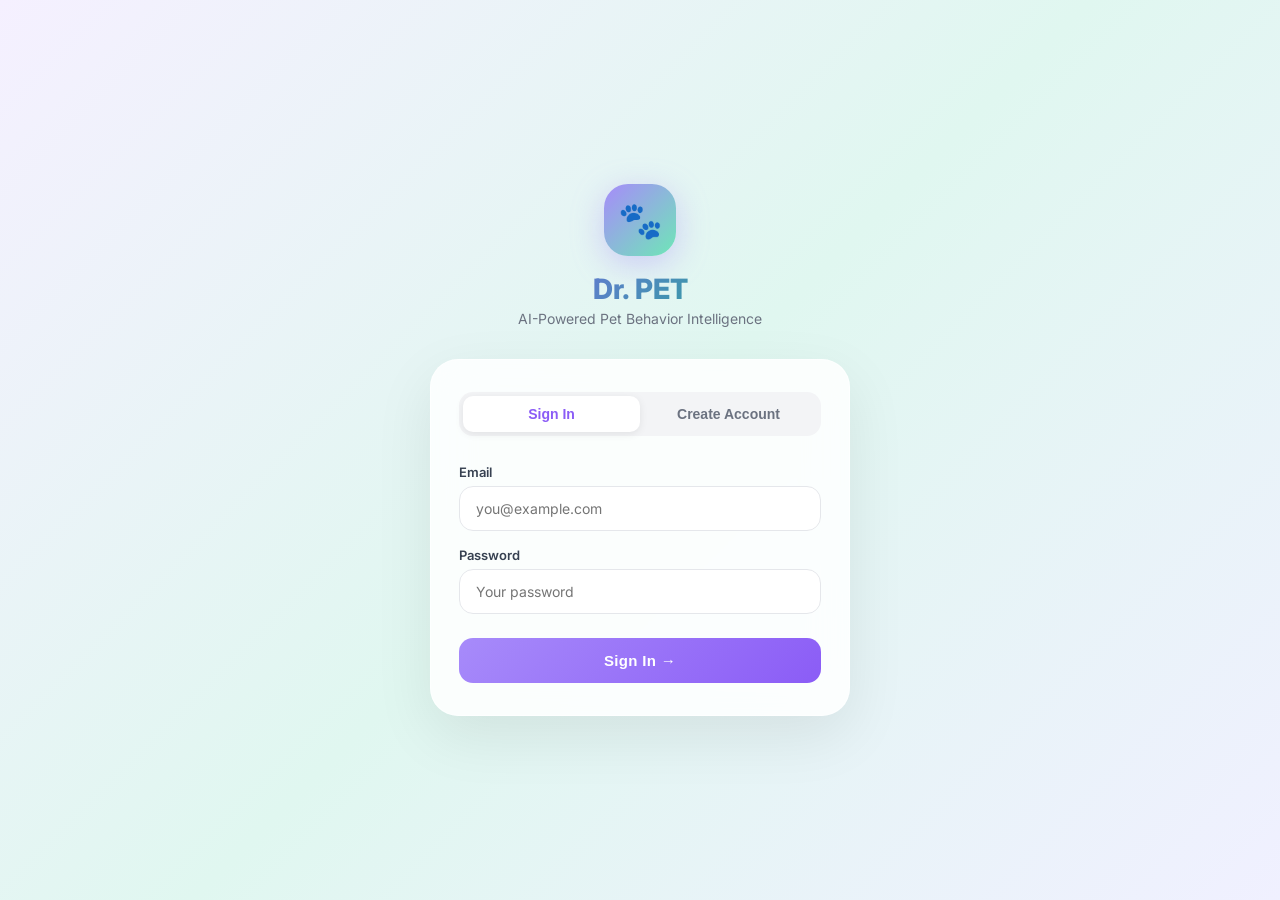
<file: frontend/login.html>
<!DOCTYPE html>
<html lang="en">
<head>
    <meta charset="UTF-8">
    <meta name="viewport" content="width=device-width, initial-scale=1.0, maximum-scale=1.0">
    <title>Dr. PET — Login</title>
    <link href="https://fonts.googleapis.com/css2?family=Inter:wght@400;500;600;700;800&display=swap" rel="stylesheet">
    <style>
        :root {
            --purple-main: #A78BFA;
            --purple-dark: #8B5CF6;
            --green-main: #6EE7B7;
            --green-dark: #10B981;
        }
        * { box-sizing: border-box; margin: 0; padding: 0; }

        body {
            font-family: 'Inter', sans-serif;
            min-height: 100vh;
            background: linear-gradient(135deg, #f5f0ff 0%, #e0f7f0 50%, #f0f0ff 100%);
            display: flex;
            align-items: center;
            justify-content: center;
            padding: 20px;
        }

        .auth-wrapper {
            width: 100%;
            max-width: 420px;
        }

        .logo-area {
            text-align: center;
            margin-bottom: 32px;
        }

        .logo-icon {
            width: 72px;
            height: 72px;
            background: linear-gradient(135deg, var(--purple-main), var(--green-main));
            border-radius: 24px;
            display: flex;
            align-items: center;
            justify-content: center;
            margin: 0 auto 16px;
            font-size: 36px;
            box-shadow: 0 8px 32px rgba(167, 139, 250, 0.4);
            animation: float 3s ease-in-out infinite;
        }

        @keyframes float {
            0%, 100% { transform: translateY(0); }
            50% { transform: translateY(-8px); }
        }

        .logo-area h1 {
            font-size: 28px;
            font-weight: 800;
            background: linear-gradient(135deg, var(--purple-dark), var(--green-dark));
            -webkit-background-clip: text;
            -webkit-text-fill-color: transparent;
        }

        .logo-area p {
            color: #6B7280;
            font-size: 14px;
            margin-top: 4px;
        }

        .auth-card {
            background: rgba(255,255,255,0.85);
            backdrop-filter: blur(20px);
            -webkit-backdrop-filter: blur(20px);
            border: 1px solid rgba(255,255,255,0.6);
            border-radius: 28px;
            padding: 32px 28px;
            box-shadow: 0 20px 60px rgba(0,0,0,0.08);
        }

        .tab-switcher {
            display: flex;
            background: #f3f4f6;
            border-radius: 14px;
            padding: 4px;
            margin-bottom: 28px;
        }

        .tab-btn {
            flex: 1;
            padding: 10px;
            border: none;
            background: transparent;
            border-radius: 10px;
            font-size: 14px;
            font-weight: 600;
            color: #6B7280;
            cursor: pointer;
            transition: all 0.3s ease;
        }

        .tab-btn.active {
            background: white;
            color: var(--purple-dark);
            box-shadow: 0 2px 8px rgba(0,0,0,0.08);
        }

        .form-group {
            margin-bottom: 16px;
        }

        .form-group label {
            display: block;
            font-size: 13px;
            font-weight: 600;
            color: #374151;
            margin-bottom: 6px;
        }

        .form-group input {
            width: 100%;
            padding: 13px 16px;
            border: 1.5px solid #E5E7EB;
            border-radius: 14px;
            font-size: 14px;
            font-family: 'Inter', sans-serif;
            background: white;
            transition: all 0.2s;
            outline: none;
            color: #1F2937;
        }

        .form-group input:focus {
            border-color: var(--purple-main);
            box-shadow: 0 0 0 3px rgba(167, 139, 250, 0.15);
        }

        .form-group input.error {
            border-color: #EF4444;
        }

        .error-msg {
            color: #EF4444;
            font-size: 12px;
            margin-top: 4px;
            display: none;
        }

        .btn-primary {
            width: 100%;
            padding: 14px;
            background: linear-gradient(135deg, var(--purple-main), var(--purple-dark));
            color: white;
            border: none;
            border-radius: 14px;
            font-size: 15px;
            font-weight: 700;
            cursor: pointer;
            margin-top: 8px;
            transition: all 0.3s ease;
            letter-spacing: 0.3px;
        }

        .btn-primary:hover {
            transform: translateY(-2px);
            box-shadow: 0 8px 24px rgba(139, 92, 246, 0.4);
        }

        .btn-primary:active { transform: translateY(0); }

        .btn-primary:disabled {
            opacity: 0.7;
            cursor: not-allowed;
            transform: none;
        }

        .divider {
            display: flex;
            align-items: center;
            gap: 12px;
            margin: 20px 0;
        }

        .divider::before, .divider::after {
            content: '';
            flex: 1;
            height: 1px;
            background: #E5E7EB;
        }

        .divider span {
            font-size: 12px;
            color: #9CA3AF;
        }

        .global-error {
            background: #FEF2F2;
            border: 1px solid #FECACA;
            border-radius: 10px;
            padding: 10px 14px;
            font-size: 13px;
            color: #DC2626;
            margin-bottom: 16px;
            display: none;
        }

        .spinner {
            display: inline-block;
            width: 16px;
            height: 16px;
            border: 2px solid rgba(255,255,255,0.4);
            border-top-color: white;
            border-radius: 50%;
            animation: spin 0.7s linear infinite;
            vertical-align: middle;
            margin-right: 8px;
        }

        @keyframes spin {
            to { transform: rotate(360deg); }
        }

        .hidden { display: none !important; }

        .form-panel { animation: fadeIn 0.3s ease; }

        @keyframes fadeIn {
            from { opacity: 0; transform: translateY(8px); }
            to { opacity: 1; transform: translateY(0); }
        }

        .password-hint {
            font-size: 11px;
            color: #9CA3AF;
            margin-top: 4px;
        }
    </style>
</head>
<body>
    <div class="auth-wrapper">
        <div class="logo-area">
            <div class="logo-icon">🐾</div>
            <h1>Dr. PET</h1>
            <p>AI-Powered Pet Behavior Intelligence</p>
        </div>

        <div class="auth-card">
            <div class="tab-switcher">
                <button class="tab-btn active" id="tab-login" onclick="switchTab('login')">Sign In</button>
                <button class="tab-btn" id="tab-register" onclick="switchTab('register')">Create Account</button>
            </div>

            <div class="global-error" id="global-error"></div>

            <!-- LOGIN FORM -->
            <div id="form-login" class="form-panel">
                <div class="form-group">
                    <label for="login-email">Email</label>
                    <input type="email" id="login-email" placeholder="you@example.com" autocomplete="email">
                </div>
                <div class="form-group">
                    <label for="login-password">Password</label>
                    <input type="password" id="login-password" placeholder="Your password" autocomplete="current-password">
                </div>
                <button class="btn-primary" id="btn-login" onclick="handleLogin()">Sign In →</button>
            </div>

            <!-- REGISTER FORM -->
            <div id="form-register" class="form-panel hidden">
                <div class="form-group">
                    <label for="reg-name">Your Name</label>
                    <input type="text" id="reg-name" placeholder="e.g. Ananya" autocomplete="name">
                </div>
                <div class="form-group">
                    <label for="reg-email">Email</label>
                    <input type="email" id="reg-email" placeholder="you@example.com" autocomplete="email">
                </div>
                <div class="form-group">
                    <label for="reg-password">Password</label>
                    <input type="password" id="reg-password" placeholder="Min. 6 characters" autocomplete="new-password">
                    <p class="password-hint">Use at least 6 characters</p>
                </div>
                <button class="btn-primary" id="btn-register" onclick="handleRegister()">Create Account →</button>
            </div>
        </div>
    </div>

    <script>
        const API_URL = window.location.origin;

        // Redirect if already logged in
        const token = localStorage.getItem('drpet_token');
        if (token) {
            fetch(`${API_URL}/api/auth/me`, { headers: { 'Authorization': `Bearer ${token}` } })
                .then(r => r.ok ? window.location.replace('index.html') : null)
                .catch(() => {});
        }

        function switchTab(tab) {
            const isLogin = tab === 'login';
            document.getElementById('tab-login').classList.toggle('active', isLogin);
            document.getElementById('tab-register').classList.toggle('active', !isLogin);
            document.getElementById('form-login').classList.toggle('hidden', !isLogin);
            document.getElementById('form-register').classList.toggle('hidden', isLogin);
            document.getElementById('global-error').style.display = 'none';
        }

        function showError(msg) {
            const el = document.getElementById('global-error');
            el.innerText = msg;
            el.style.display = 'block';
        }

        function setLoading(btnId, loading) {
            const btn = document.getElementById(btnId);
            if (loading) {
                btn.disabled = true;
                btn.innerHTML = '<span class="spinner"></span>Please wait...';
            } else {
                btn.disabled = false;
                btn.innerHTML = btn.id === 'btn-login' ? 'Sign In →' : 'Create Account →';
            }
        }

        async function handleLogin() {
            const email = document.getElementById('login-email').value.trim();
            const password = document.getElementById('login-password').value;

            if (!email || !password) {
                showError('Please fill in all fields.');
                return;
            }

            setLoading('btn-login', true);
            document.getElementById('global-error').style.display = 'none';

            try {
                const res = await fetch(`${API_URL}/api/auth/login`, {
                    method: 'POST',
                    headers: { 'Content-Type': 'application/json' },
                    body: JSON.stringify({ email, password })
                });
                const data = await res.json();

                if (!res.ok) {
                    showError(data.detail || 'Login failed.');
                    setLoading('btn-login', false);
                    return;
                }

                localStorage.setItem('drpet_token', data.token);
                localStorage.setItem('drpet_user', JSON.stringify(data.user));
                window.location.replace('index.html');
            } catch (e) {
                showError('Cannot reach server. Is it running?');
                setLoading('btn-login', false);
            }
        }

        async function handleRegister() {
            const name = document.getElementById('reg-name').value.trim();
            const email = document.getElementById('reg-email').value.trim();
            const password = document.getElementById('reg-password').value;

            if (!name || !email || !password) {
                showError('Please fill in all fields.');
                return;
            }
            if (password.length < 6) {
                showError('Password must be at least 6 characters.');
                return;
            }

            setLoading('btn-register', true);
            document.getElementById('global-error').style.display = 'none';

            try {
                const res = await fetch(`${API_URL}/api/auth/register`, {
                    method: 'POST',
                    headers: { 'Content-Type': 'application/json' },
                    body: JSON.stringify({ name, email, password })
                });
                const data = await res.json();

                if (!res.ok) {
                    showError(data.detail || 'Registration failed.');
                    setLoading('btn-register', false);
                    return;
                }

                localStorage.setItem('drpet_token', data.token);
                localStorage.setItem('drpet_user', JSON.stringify(data.user));
                // New user → go to onboarding
                window.location.replace('onboard.html');
            } catch (e) {
                showError('Cannot reach server. Is it running?');
                setLoading('btn-register', false);
            }
        }

        // Allow Enter key
        document.addEventListener('keydown', (e) => {
            if (e.key === 'Enter') {
                const loginHidden = document.getElementById('form-login').classList.contains('hidden');
                if (loginHidden) handleRegister();
                else handleLogin();
            }
        });
    </script>
</body>
</html>
</file>
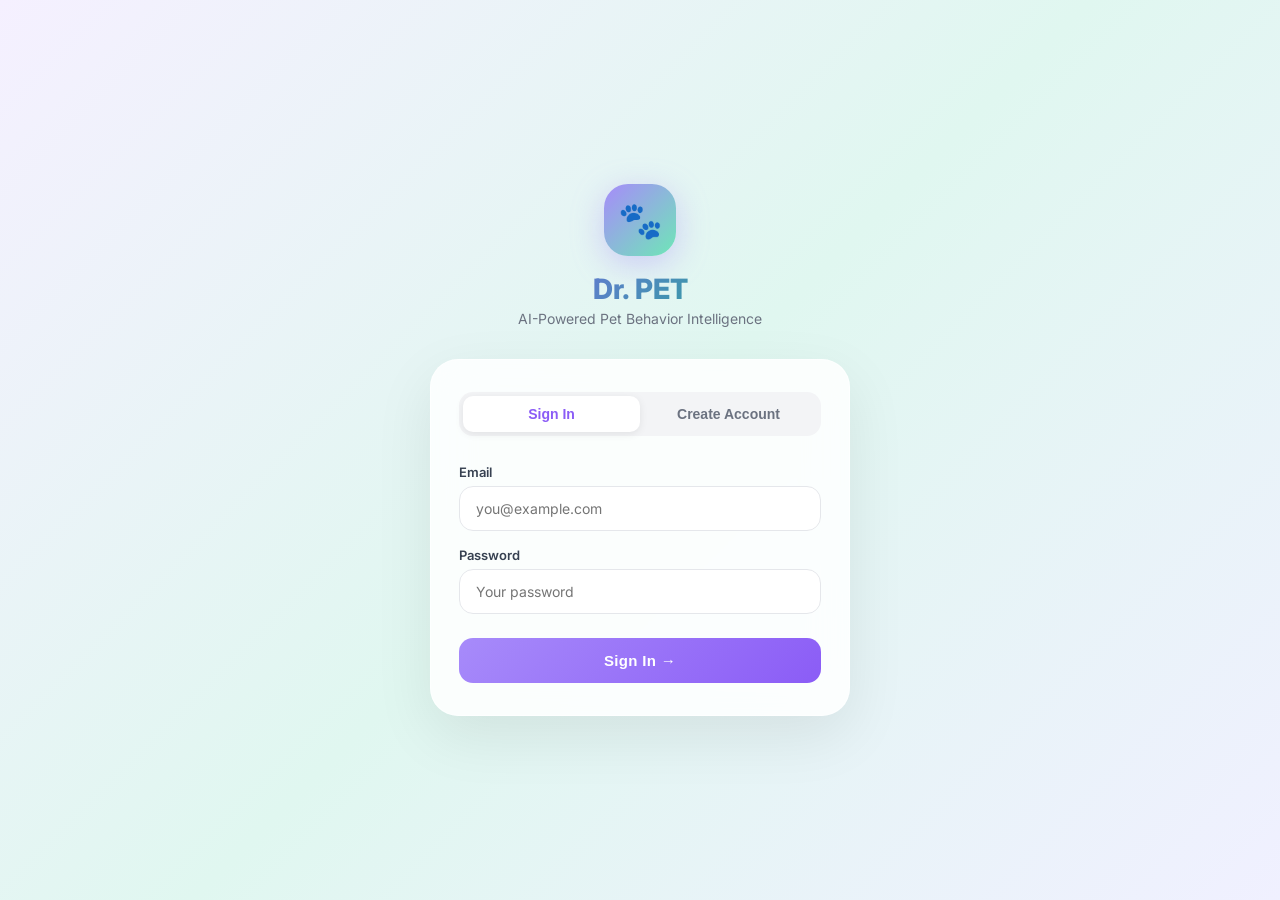
<file: frontend/onboard.html>
<!DOCTYPE html>
<html lang="en">
<head>
    <meta charset="UTF-8">
    <meta name="viewport" content="width=device-width, initial-scale=1.0, maximum-scale=1.0">
    <title>Dr. PET — Add Your Pet</title>
    <link href="https://fonts.googleapis.com/css2?family=Inter:wght@400;500;600;700;800&display=swap" rel="stylesheet">
    <style>
        :root {
            --purple-main: #A78BFA;
            --purple-dark: #8B5CF6;
            --green-main: #6EE7B7;
            --green-dark: #10B981;
        }
        * { box-sizing: border-box; margin: 0; padding: 0; }
        body {
            font-family: 'Inter', sans-serif;
            min-height: 100vh;
            background: linear-gradient(135deg, #f5f0ff 0%, #e0f7f0 50%, #f0f0ff 100%);
            display: flex;
            align-items: center;
            justify-content: center;
            padding: 20px;
        }
        .wrapper { width: 100%; max-width: 420px; }
        .header-text { text-align: center; margin-bottom: 28px; }
        .header-text h1 { font-size: 26px; font-weight: 800; color: #1F2937; }
        .header-text p { color: #6B7280; font-size: 14px; margin-top: 6px; }
        .card {
            background: rgba(255,255,255,0.9);
            backdrop-filter: blur(20px);
            border: 1px solid rgba(255,255,255,0.6);
            border-radius: 28px;
            padding: 32px 28px;
            box-shadow: 0 20px 60px rgba(0,0,0,0.08);
        }
        .species-grid { display: grid; grid-template-columns: repeat(3, 1fr); gap: 10px; margin-bottom: 24px; }
        .species-btn {
            padding: 12px 8px;
            border: 2px solid #E5E7EB;
            border-radius: 14px;
            background: white;
            cursor: pointer;
            text-align: center;
            transition: all 0.2s;
        }
        .species-btn .emoji { font-size: 28px; display: block; margin-bottom: 4px; }
        .species-btn span { font-size: 12px; font-weight: 600; color: #374151; }
        .species-btn.selected {
            border-color: var(--purple-main);
            background: rgba(167,139,250,0.08);
        }
        .form-group { margin-bottom: 16px; }
        .form-group label { display: block; font-size: 13px; font-weight: 600; color: #374151; margin-bottom: 6px; }
        .form-group input, .form-group select {
            width: 100%;
            padding: 12px 16px;
            border: 1.5px solid #E5E7EB;
            border-radius: 14px;
            font-size: 14px;
            font-family: 'Inter', sans-serif;
            background: white;
            outline: none;
            color: #1F2937;
            transition: border-color 0.2s;
        }
        .form-group input:focus, .form-group select:focus {
            border-color: var(--purple-main);
            box-shadow: 0 0 0 3px rgba(167,139,250,0.15);
        }
        .row-2 { display: grid; grid-template-columns: 1fr 1fr; gap: 12px; }
        .btn-primary {
            width: 100%;
            padding: 14px;
            background: linear-gradient(135deg, var(--purple-main), var(--purple-dark));
            color: white;
            border: none;
            border-radius: 14px;
            font-size: 15px;
            font-weight: 700;
            cursor: pointer;
            margin-top: 8px;
            transition: all 0.3s;
        }
        .btn-primary:hover { transform: translateY(-2px); box-shadow: 0 8px 24px rgba(139,92,246,0.4); }
        .btn-skip { 
            width: 100%; padding: 12px; background: transparent; border: none; 
            color: #9CA3AF; font-size: 14px; cursor: pointer; margin-top: 8px;
        }
        .btn-skip:hover { color: #6B7280; }
        .error-msg { color: #EF4444; font-size: 13px; padding: 10px; background: #FEF2F2; border-radius: 10px; margin-bottom: 12px; display: none; }
        .spinner { display: inline-block; width: 16px; height: 16px; border: 2px solid rgba(255,255,255,0.4); border-top-color: white; border-radius: 50%; animation: spin 0.7s linear infinite; vertical-align: middle; margin-right: 6px; }
        @keyframes spin { to { transform: rotate(360deg); } }
    </style>
</head>
<body>
    <div class="wrapper">
        <div class="header-text">
            <h1>Add Your Pet 🐾</h1>
            <p>Let's set up your pet's profile for personalized analysis</p>
        </div>
        <div class="card">
            <div class="error-msg" id="error-msg"></div>

            <div class="form-group">
                <label>What type of pet?</label>
                <div class="species-grid">
                    <div class="species-btn selected" onclick="selectSpecies(this, 'Dog')">
                        <span class="emoji">🐕</span><span>Dog</span>
                    </div>
                    <div class="species-btn" onclick="selectSpecies(this, 'Cat')">
                        <span class="emoji">🐈</span><span>Cat</span>
                    </div>
                    <div class="species-btn" onclick="selectSpecies(this, 'Bird')">
                        <span class="emoji">🦜</span><span>Bird</span>
                    </div>
                    <div class="species-btn" onclick="selectSpecies(this, 'Rabbit')">
                        <span class="emoji">🐇</span><span>Rabbit</span>
                    </div>
                    <div class="species-btn" onclick="selectSpecies(this, 'Fish')">
                        <span class="emoji">🐟</span><span>Fish</span>
                    </div>
                    <div class="species-btn" onclick="selectSpecies(this, 'Other')">
                        <span class="emoji">🐾</span><span>Other</span>
                    </div>
                </div>
            </div>

            <div class="form-group">
                <label for="pet-name">Pet's Name *</label>
                <input type="text" id="pet-name" placeholder="e.g. Max, Luna, Coco...">
            </div>

            <div class="form-group">
                <label for="pet-breed">Breed (optional)</label>
                <input type="text" id="pet-breed" placeholder="e.g. Golden Retriever, Siamese...">
            </div>

            <div class="row-2">
                <div class="form-group">
                    <label for="pet-age">Age (years)</label>
                    <input type="number" id="pet-age" placeholder="e.g. 2" min="0" step="0.5">
                </div>
                <div class="form-group">
                    <label for="pet-weight">Weight (kg)</label>
                    <input type="number" id="pet-weight" placeholder="e.g. 5.5" min="0" step="0.1">
                </div>
            </div>

            <button class="btn-primary" id="btn-save" onclick="savePet()">Save & Continue →</button>
            <button class="btn-skip" onclick="skipOnboard()">Skip for now</button>
        </div>
    </div>

    <script>
        const API_URL = window.location.origin;
        let selectedSpecies = 'Dog';

        // Auth guard
        const token = localStorage.getItem('drpet_token');
        if (!token) window.location.replace('login.html');

        function selectSpecies(el, species) {
            document.querySelectorAll('.species-btn').forEach(b => b.classList.remove('selected'));
            el.classList.add('selected');
            selectedSpecies = species;
        }

        function showError(msg) {
            const el = document.getElementById('error-msg');
            el.innerText = msg;
            el.style.display = 'block';
        }

        async function savePet() {
            const name = document.getElementById('pet-name').value.trim();
            if (!name) { showError('Please enter your pet\'s name.'); return; }

            const btn = document.getElementById('btn-save');
            btn.disabled = true;
            btn.innerHTML = '<span class="spinner"></span>Saving...';
            document.getElementById('error-msg').style.display = 'none';

            const body = {
                name,
                species: selectedSpecies,
                breed: document.getElementById('pet-breed').value.trim(),
                age_years: parseFloat(document.getElementById('pet-age').value) || 0,
                weight_kg: parseFloat(document.getElementById('pet-weight').value) || 0
            };

            try {
                const res = await fetch(`${API_URL}/api/pets`, {
                    method: 'POST',
                    headers: { 'Content-Type': 'application/json', 'Authorization': `Bearer ${token}` },
                    body: JSON.stringify(body)
                });
                if (!res.ok) throw new Error('Failed to save pet.');
                window.location.replace('index.html');
            } catch (e) {
                showError(e.message);
                btn.disabled = false;
                btn.innerHTML = 'Save & Continue →';
            }
        }

        function skipOnboard() {
            window.location.replace('index.html');
        }
    </script>
</body>
</html>
</file>
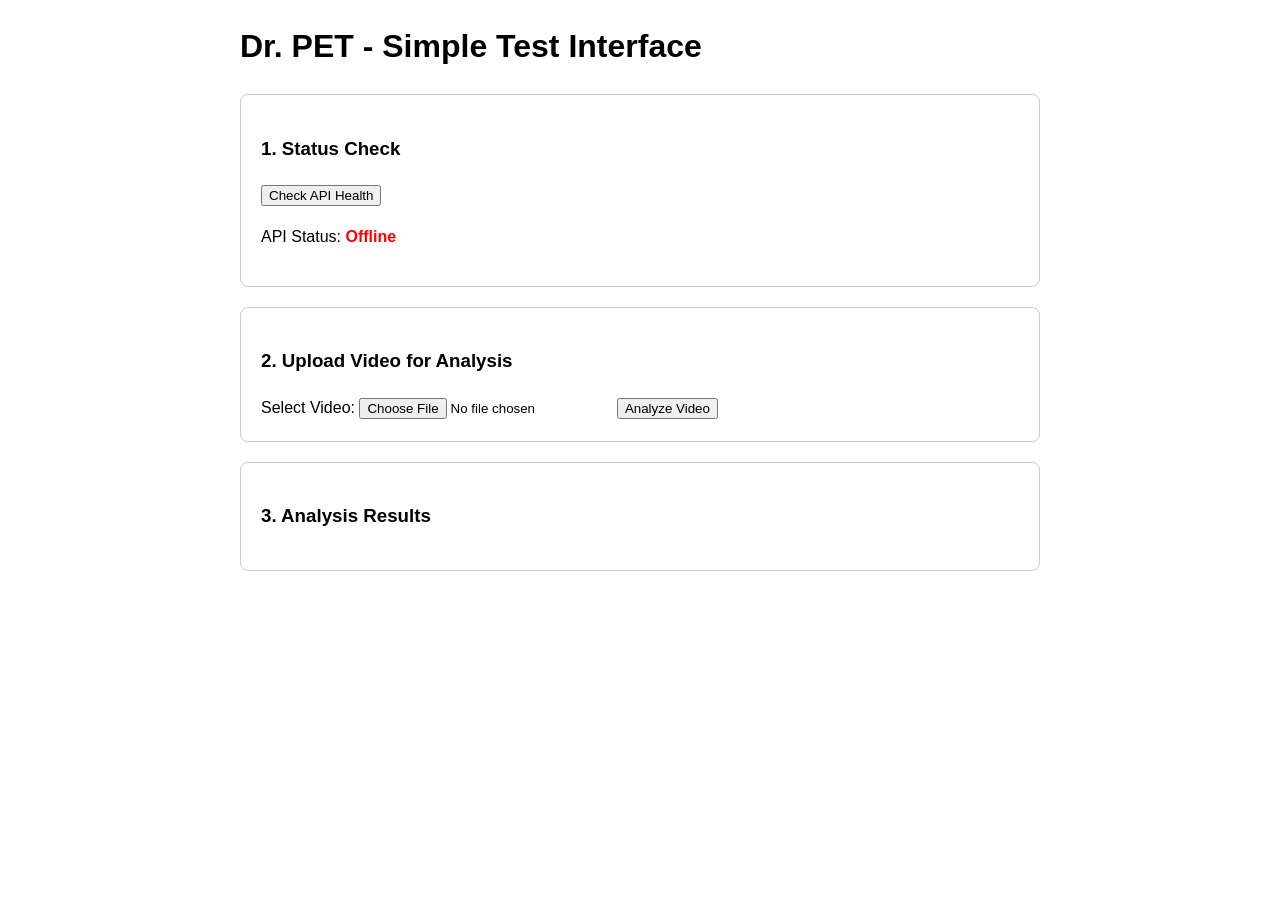
<file: frontend/simple_test.html>
<!DOCTYPE html>
<html lang="en">

<head>
    <meta charset="UTF-8">
    <meta name="viewport" content="width=device-width, initial-scale=1.0">
    <title>Dr. PET - Simple Test UI</title>
    <style>
        body {
            font-family: sans-serif;
            max-width: 800px;
            margin: 20px auto;
            line-height: 1.6;
        }

        .card {
            border: 1px solid #ccc;
            padding: 20px;
            border-radius: 8px;
            margin-bottom: 20px;
        }

        .status {
            font-weight: bold;
        }

        #results {
            white-space: pre-wrap;
            background: #f4f4f4;
            padding: 10px;
            border-radius: 4px;
            display: none;
        }

        .loading {
            color: blue;
        }

        .error {
            color: red;
        }
    </style>
</head>

<body>
    <h1>Dr. PET - Simple Test Interface</h1>

    <div class="card">
        <h3>1. Status Check</h3>
        <button onclick="checkStatus()">Check API Health</button>
        <p>API Status: <span id="api-status" class="status">Unknown</span></p>
    </div>

    <div class="card">
        <h3>2. Upload Video for Analysis</h3>
        <label for="video-input">Select Video:</label>
        <input type="file" id="video-input" accept="video/*" title="Upload Video">
        <button onclick="uploadVideo()">Analyze Video</button>
        <div id="upload-status"></div>
    </div>

    <div class="card">
        <h3>3. Analysis Results</h3>
        <div id="results-container">
            <p id="polling-status"></p>
            <div id="results"></div>
        </div>
    </div>

    <script>
        const API_URL = 'http://localhost:8000';
        let currentFileId = null;

        async function checkStatus() {
            try {
                const response = await fetch(`${API_URL}/api/health`);
                const data = await response.json();
                document.getElementById('api-status').innerText = data.status || 'OK';
                document.getElementById('api-status').style.color = 'green';
            } catch (error) {
                document.getElementById('api-status').innerText = 'Offline';
                document.getElementById('api-status').style.color = 'red';
            }
        }

        async function uploadVideo() {
            const fileInput = document.getElementById('video-input');
            if (fileInput.files.length === 0) {
                alert('Please select a video file.');
                return;
            }

            const formData = new FormData();
            formData.append('file', fileInput.files[0]);

            const statusDiv = document.getElementById('upload-status');
            statusDiv.innerHTML = '<p class="loading">Uploading and starting analysis...</p>';

            try {
                const response = await fetch(`${API_URL}/analyze/video`, {
                    method: 'POST',
                    body: formData
                });
                const data = await response.json();

                if (data.file_id) {
                    currentFileId = data.file_id;
                    statusDiv.innerHTML = `<p style="color: green;">Analysis Started! ID: ${currentFileId}</p>`;
                    pollResults(currentFileId);
                } else {
                    statusDiv.innerHTML = `<p class="error">Error: ${data.message || 'Unknown error'}</p>`;
                }
            } catch (error) {
                statusDiv.innerHTML = `<p class="error">Upload failed. Is the backend running?</p>`;
            }
        }

        async function pollResults(fileId) {
            const pollingP = document.getElementById('polling-status');
            const resultsDiv = document.getElementById('results');

            pollingP.innerText = 'Analyzing... checking every 3 seconds...';
            resultsDiv.style.display = 'none';

            const interval = setInterval(async () => {
                try {
                    const response = await fetch(`${API_URL}/results/${fileId}`);
                    const data = await response.json();

                    if (data.status === 'completed' || data.metrics) {
                        clearInterval(interval);
                        pollingP.innerText = 'Analysis Complete!';
                        resultsDiv.innerText = JSON.stringify(data, null, 2);
                        resultsDiv.style.display = 'block';
                    } else if (data.status === 'error') {
                        clearInterval(interval);
                        pollingP.innerText = 'Analysis Failed';
                        resultsDiv.innerText = data.message;
                        resultsDiv.style.display = 'block';
                    }
                } catch (error) {
                    console.warn('Polling error:', error);
                }
            }, 3000);
        }

        // Initial check
        checkStatus();
    </script>
</body>

</html>
</file>
